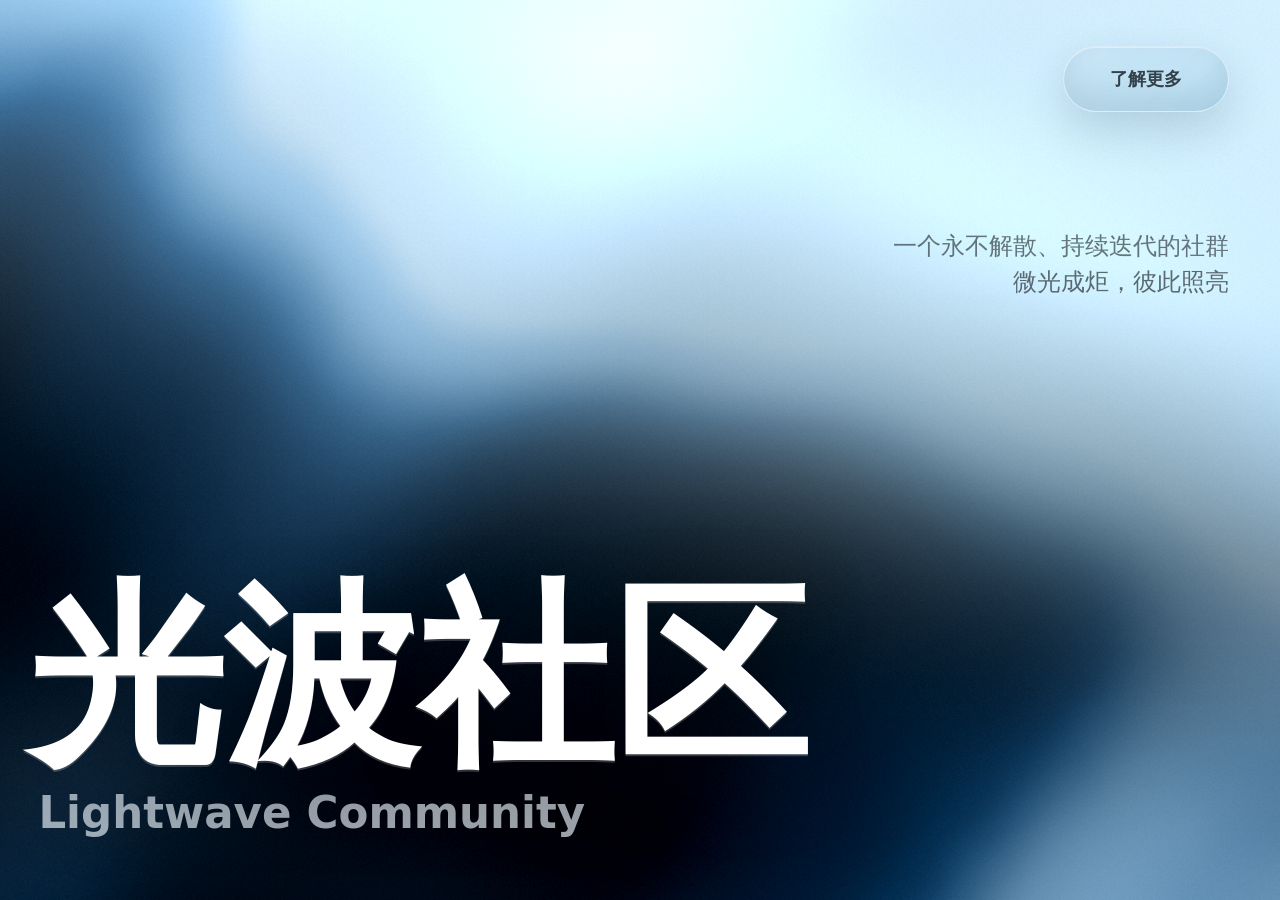
<file: index.html>
<!doctype html>
<html lang="zh-CN">
  <head>
    <meta charset="UTF-8" />
    <meta name="viewport" content="width=device-width, initial-scale=1.0" />
    <title>光波社区</title>
    <link rel="stylesheet" href="./styles.css" />
    <style>
:root {
  color-scheme: dark;
  background: #071522;
  --hero-right-edge: clamp(24px, 4vw, 72px);
}

* {
  box-sizing: border-box;
}

html,
body {
  width: 100%;
  height: 100%;
  margin: 0;
  background: #071522;
}

body {
  min-height: 100vh;
  min-height: 100dvh;
}

.home-body {
  overflow: hidden;
}

#silk-fluid {
  position: fixed;
  inset: 0;
  width: 100vw;
  height: 100vh;
  min-height: 100dvh;
  display: block;
  background: #071522;
  touch-action: none;
}

.brand-lockup {
  position: fixed;
  left: clamp(18px, 2.2vw, 44px);
  bottom: clamp(34px, 5vw, 92px);
  z-index: 1;
  width: min(94vw, 1280px);
  pointer-events: none;
  user-select: none;
  font-family:
    "Arial Black",
    "Microsoft YaHei UI",
    "PingFang SC",
    "Noto Sans CJK SC",
    system-ui,
    sans-serif;
}

.brand-name {
  position: relative;
  color: #fff;
  font-size: clamp(6.4rem, 15.2vw, 17.5rem);
  font-weight: 950;
  line-height: 0.9;
  letter-spacing: 0;
  text-shadow:
    0 2px 0 rgba(255, 255, 255, 0.2),
    0 24px 80px rgba(3, 18, 31, 0.26);
  white-space: nowrap;
}

.brand-subtitle {
  margin-top: clamp(18px, 2.2vw, 34px);
  padding-left: clamp(8px, 0.8vw, 16px);
  color: rgba(232, 242, 249, 0.68);
  font-size: clamp(1.6rem, 3.4vw, 4.15rem);
  font-weight: 900;
  line-height: 1;
  letter-spacing: 0;
  text-transform: none;
  text-shadow: 0 16px 36px rgba(3, 18, 31, 0.24);
}

.hero-copy {
  position: fixed;
  top: clamp(158px, 23vh, 270px);
  right: var(--hero-right-edge);
  z-index: 1;
  max-width: none;
  pointer-events: none;
  user-select: none;
  font-family:
    "Arial Black",
    "Microsoft YaHei UI",
    "PingFang SC",
    "Noto Sans CJK SC",
    system-ui,
    sans-serif;
  color: rgba(64, 74, 82, 0.82);
  text-align: right;
}

.hero-kicker,
.hero-line {
  margin: 0;
  letter-spacing: 0;
  text-shadow: 0 18px 50px rgba(238, 246, 250, 0.22);
  white-space: nowrap;
}

.hero-kicker {
  font-size: clamp(1.15rem, 1.85vw, 2.4rem);
  font-weight: 20;
  line-height: 2;
}

.hero-line {
  margin-top: clamp(18px, 2vw, 32px);
  font-size: clamp(1.15rem, 1.85vw, 2.4rem);
  font-weight: 20;
  line-height: 1.1;
  color: rgba(64, 74, 82, 0.76);
}

.glass-cta {
  position: fixed;
  top: clamp(24px, 3.6vw, 58px);
  right: var(--hero-right-edge);
  z-index: 2;
  min-width: 166px;
  height: 66px;
  padding: 0 38px;
  border: 1px solid rgba(255, 255, 255, 0.34);
  border-radius: 999px;
  color: rgba(31, 43, 52, 0.88);
  background:
    linear-gradient(135deg, rgba(255, 255, 255, 0.24), rgba(255, 255, 255, 0.08)),
    rgba(89, 146, 190, 0.18);
  box-shadow:
    inset 0 1px 0 rgba(255, 255, 255, 0.42),
    inset 0 -18px 28px rgba(8, 43, 72, 0.10),
    0 18px 46px rgba(5, 30, 52, 0.16);
  backdrop-filter: blur(18px) saturate(1.28);
  -webkit-backdrop-filter: blur(18px) saturate(1.28);
  font-family:
    "Arial Black",
    "Microsoft YaHei UI",
    "PingFang SC",
    "Noto Sans CJK SC",
    system-ui,
    sans-serif;
  font-size: 18px;
  font-weight: 800;
  letter-spacing: 0;
  cursor: pointer;
  transition:
    transform 220ms cubic-bezier(0.16, 1, 0.3, 1),
    border-color 220ms cubic-bezier(0.16, 1, 0.3, 1),
    background 220ms cubic-bezier(0.16, 1, 0.3, 1);
}

.glass-cta:hover {
  transform: translateY(-1px);
  border-color: rgba(255, 255, 255, 0.52);
  background:
    linear-gradient(135deg, rgba(255, 255, 255, 0.30), rgba(255, 255, 255, 0.12)),
    rgba(100, 162, 210, 0.22);
}

.glass-cta:active {
  transform: translateY(1px) scale(0.985);
}

@media (max-width: 720px) {
  .brand-lockup {
    left: 18px;
    bottom: 34px;
  }

  .brand-name {
    font-size: clamp(4.8rem, 24vw, 8.6rem);
  }

  .brand-subtitle {
    margin-top: 16px;
    padding-left: 4px;
    font-size: clamp(1.25rem, 8.5vw, 2.35rem);
  }

  .hero-copy {
    top: 96px;
    right: 18px;
    left: 18px;
    max-width: none;
    overflow: visible;
    text-align: right;
  }

  .hero-kicker,
  .hero-line {
    font-size: clamp(0.9rem, 4.4vw, 1.25rem);
  }

  .hero-line {
    margin-top: 12px;
  }

  .glass-cta {
    top: 18px;
    right: 18px;
    min-width: 132px;
    height: 54px;
    padding: 0 28px;
    font-size: 16px;
  }
}

    </style>
  </head>
  <body class="home-body">
    <canvas id="silk-fluid" aria-hidden="true"></canvas>
    <main class="brand-lockup" aria-label="光波 lightwave">
      <div class="brand-name">光波社区</div>
      <div class="brand-subtitle">Lightwave Community</div>
    </main>
    <section class="hero-copy" aria-label="光波社区介绍">
      <p class="hero-line">一个永不解散、持续迭代的社群</p>
      <p class="hero-kicker">微光成炬，彼此照亮</p>
    </section>
    <button class="glass-cta" type="button" onclick="window.location.href='./details.html'">了解更多</button>
    <script src="./fluid-silk.js"></script>
  </body>
</html>
</file>
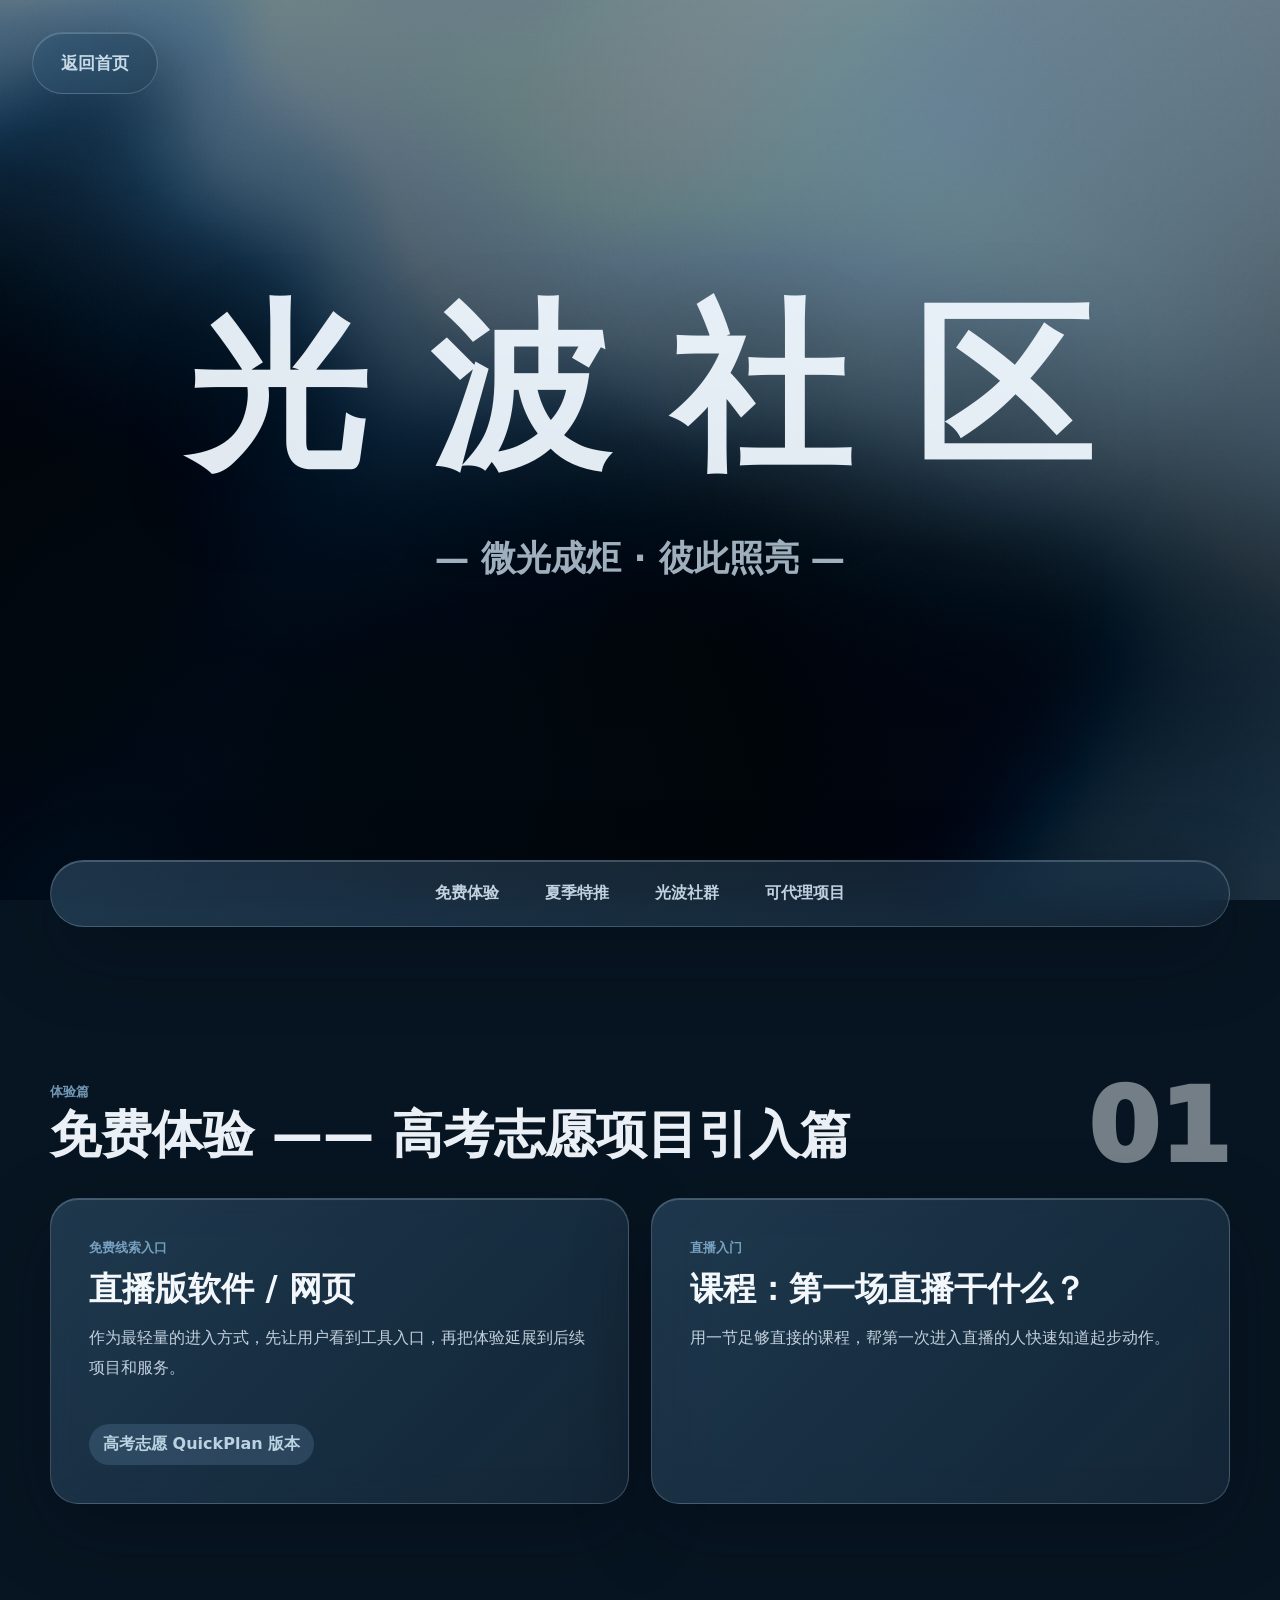
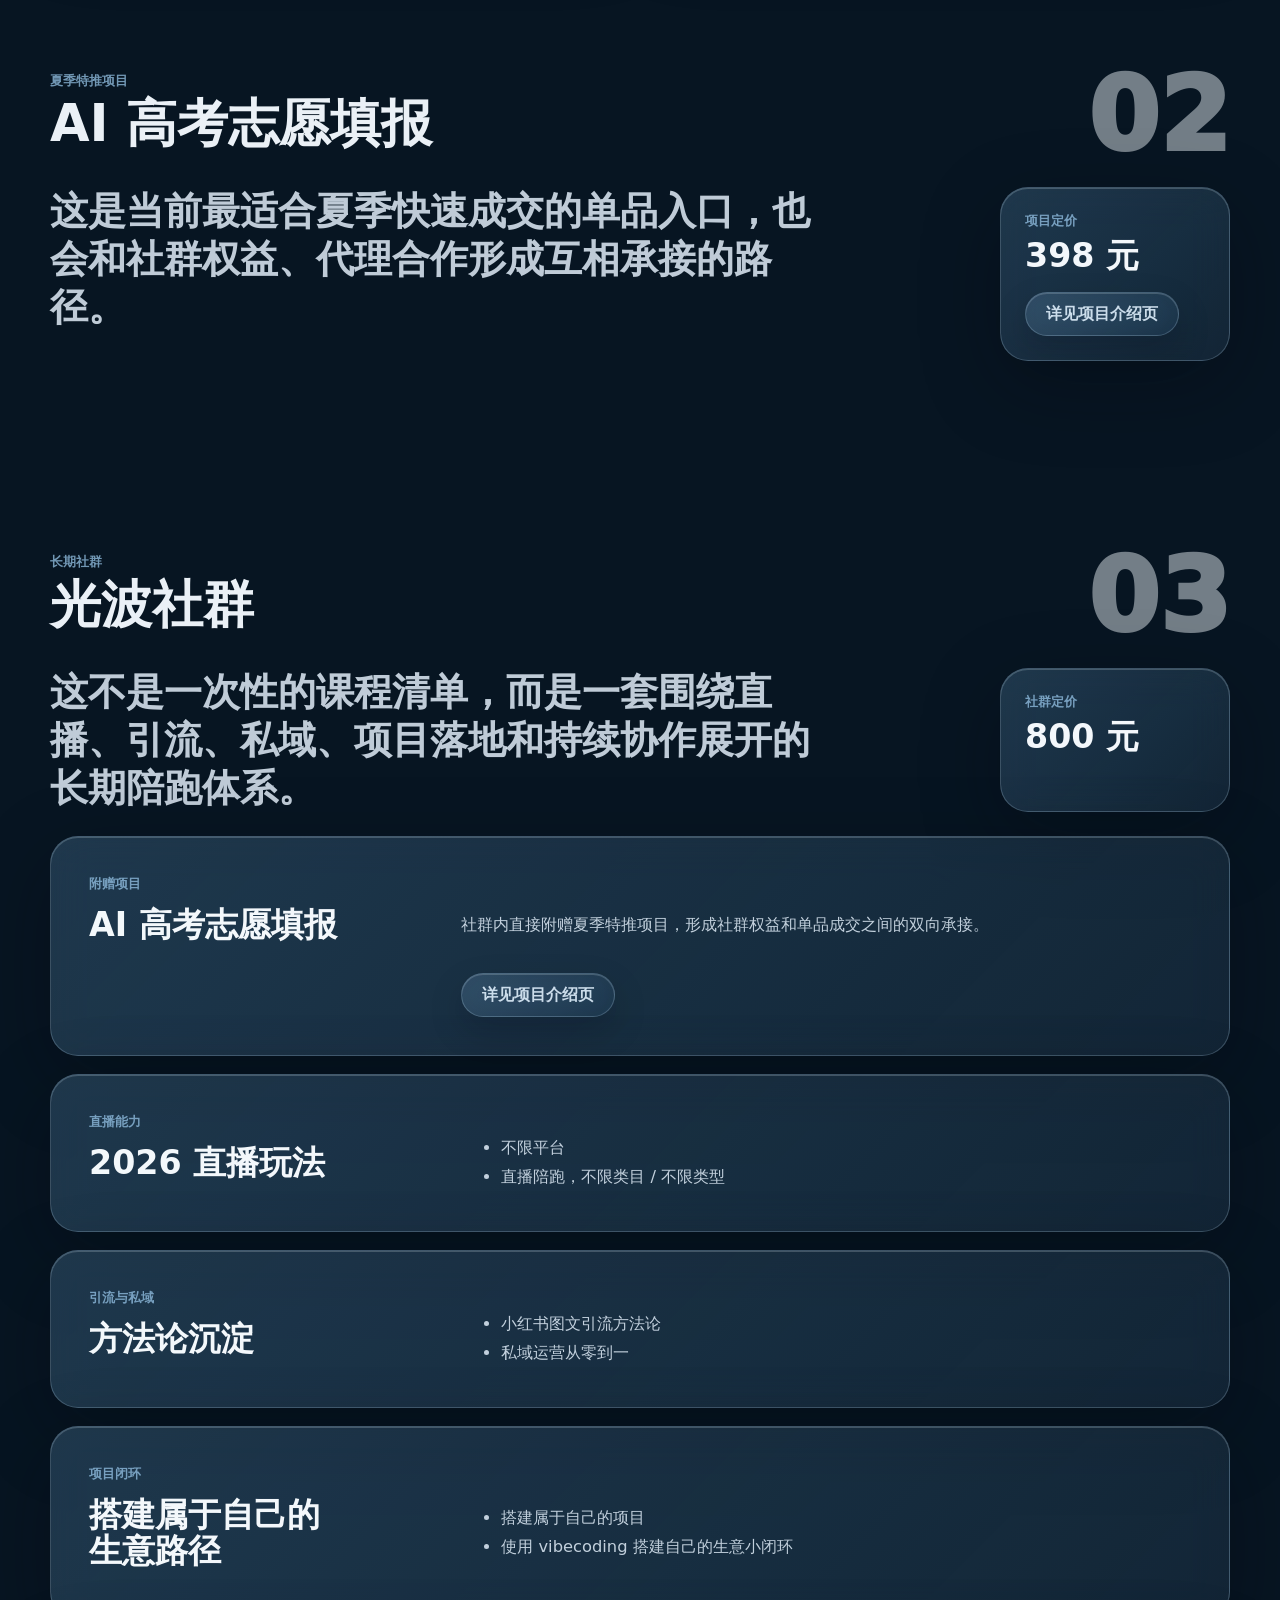
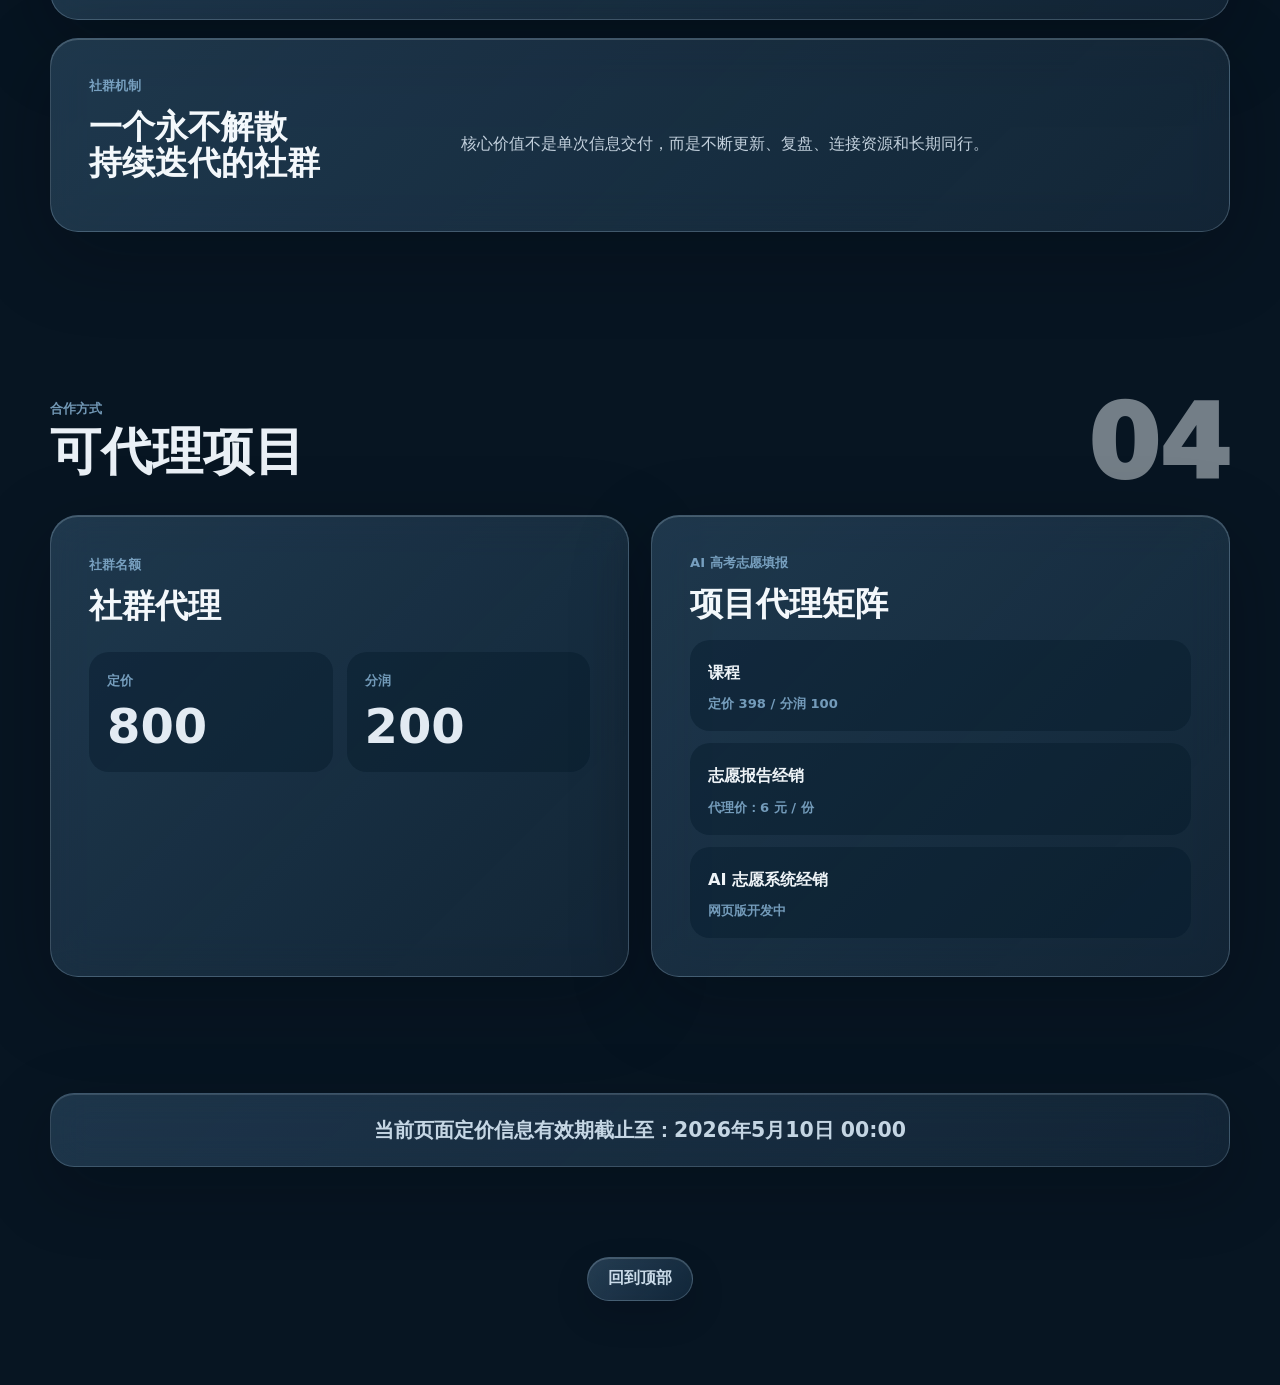
<file: details.html>
<!doctype html>
<html lang="zh-CN">
  <head>
    <meta charset="UTF-8" />
    <meta name="viewport" content="width=device-width, initial-scale=1.0" />
    <title>光波社群业务总览</title>
    <meta
      name="description"
      content="光波社群业务板块静态 H5 展示页，集中展示免费体验、夏季特推项目、社群权益与可代理项目。"
    />
    <link rel="stylesheet" href="./styles.css" />
    <link rel="stylesheet" href="./details.css" />
    <style>
:root {
  color-scheme: dark;
  background: #071522;
  --hero-right-edge: clamp(24px, 4vw, 72px);
}

* {
  box-sizing: border-box;
}

html,
body {
  width: 100%;
  height: 100%;
  margin: 0;
  background: #071522;
}

body {
  min-height: 100vh;
  min-height: 100dvh;
}

.home-body {
  overflow: hidden;
}

#silk-fluid {
  position: fixed;
  inset: 0;
  width: 100vw;
  height: 100vh;
  min-height: 100dvh;
  display: block;
  background: #071522;
  touch-action: none;
}

.brand-lockup {
  position: fixed;
  left: clamp(18px, 2.2vw, 44px);
  bottom: clamp(34px, 5vw, 92px);
  z-index: 1;
  width: min(94vw, 1280px);
  pointer-events: none;
  user-select: none;
  font-family:
    "Arial Black",
    "Microsoft YaHei UI",
    "PingFang SC",
    "Noto Sans CJK SC",
    system-ui,
    sans-serif;
}

.brand-name {
  position: relative;
  color: #fff;
  font-size: clamp(6.4rem, 15.2vw, 17.5rem);
  font-weight: 950;
  line-height: 0.9;
  letter-spacing: 0;
  text-shadow:
    0 2px 0 rgba(255, 255, 255, 0.2),
    0 24px 80px rgba(3, 18, 31, 0.26);
  white-space: nowrap;
}

.brand-subtitle {
  margin-top: clamp(18px, 2.2vw, 34px);
  padding-left: clamp(8px, 0.8vw, 16px);
  color: rgba(232, 242, 249, 0.68);
  font-size: clamp(1.6rem, 3.4vw, 4.15rem);
  font-weight: 900;
  line-height: 1;
  letter-spacing: 0;
  text-transform: none;
  text-shadow: 0 16px 36px rgba(3, 18, 31, 0.24);
}

.hero-copy {
  position: fixed;
  top: clamp(158px, 23vh, 270px);
  right: var(--hero-right-edge);
  z-index: 1;
  max-width: none;
  pointer-events: none;
  user-select: none;
  font-family:
    "Arial Black",
    "Microsoft YaHei UI",
    "PingFang SC",
    "Noto Sans CJK SC",
    system-ui,
    sans-serif;
  color: rgba(64, 74, 82, 0.82);
  text-align: right;
}

.hero-kicker,
.hero-line {
  margin: 0;
  letter-spacing: 0;
  text-shadow: 0 18px 50px rgba(238, 246, 250, 0.22);
  white-space: nowrap;
}

.hero-kicker {
  font-size: clamp(1.15rem, 1.85vw, 2.4rem);
  font-weight: 20;
  line-height: 2;
}

.hero-line {
  margin-top: clamp(18px, 2vw, 32px);
  font-size: clamp(1.15rem, 1.85vw, 2.4rem);
  font-weight: 20;
  line-height: 1.1;
  color: rgba(64, 74, 82, 0.76);
}

.glass-cta {
  position: fixed;
  top: clamp(24px, 3.6vw, 58px);
  right: var(--hero-right-edge);
  z-index: 2;
  min-width: 166px;
  height: 66px;
  padding: 0 38px;
  border: 1px solid rgba(255, 255, 255, 0.34);
  border-radius: 999px;
  color: rgba(31, 43, 52, 0.88);
  background:
    linear-gradient(135deg, rgba(255, 255, 255, 0.24), rgba(255, 255, 255, 0.08)),
    rgba(89, 146, 190, 0.18);
  box-shadow:
    inset 0 1px 0 rgba(255, 255, 255, 0.42),
    inset 0 -18px 28px rgba(8, 43, 72, 0.10),
    0 18px 46px rgba(5, 30, 52, 0.16);
  backdrop-filter: blur(18px) saturate(1.28);
  -webkit-backdrop-filter: blur(18px) saturate(1.28);
  font-family:
    "Arial Black",
    "Microsoft YaHei UI",
    "PingFang SC",
    "Noto Sans CJK SC",
    system-ui,
    sans-serif;
  font-size: 18px;
  font-weight: 800;
  letter-spacing: 0;
  cursor: pointer;
  transition:
    transform 220ms cubic-bezier(0.16, 1, 0.3, 1),
    border-color 220ms cubic-bezier(0.16, 1, 0.3, 1),
    background 220ms cubic-bezier(0.16, 1, 0.3, 1);
}

.glass-cta:hover {
  transform: translateY(-1px);
  border-color: rgba(255, 255, 255, 0.52);
  background:
    linear-gradient(135deg, rgba(255, 255, 255, 0.30), rgba(255, 255, 255, 0.12)),
    rgba(100, 162, 210, 0.22);
}

.glass-cta:active {
  transform: translateY(1px) scale(0.985);
}

@media (max-width: 720px) {
  .brand-lockup {
    left: 18px;
    bottom: 34px;
  }

  .brand-name {
    font-size: clamp(4.8rem, 24vw, 8.6rem);
  }

  .brand-subtitle {
    margin-top: 16px;
    padding-left: 4px;
    font-size: clamp(1.25rem, 8.5vw, 2.35rem);
  }

  .hero-copy {
    top: 96px;
    right: 18px;
    left: 18px;
    max-width: none;
    overflow: visible;
    text-align: right;
  }

  .hero-kicker,
  .hero-line {
    font-size: clamp(0.9rem, 4.4vw, 1.25rem);
  }

  .hero-line {
    margin-top: 12px;
  }

  .glass-cta {
    top: 18px;
    right: 18px;
    min-width: 132px;
    height: 54px;
    padding: 0 28px;
    font-size: 16px;
  }
}

.details-body {
  height: auto;
  min-height: 100vh;
  overflow-x: hidden;
  overflow-y: auto;
  color: rgba(240, 248, 255, 0.94);
  font-family:
    "Microsoft YaHei UI",
    "PingFang SC",
    "Noto Sans CJK SC",
    system-ui,
    sans-serif;
}

.details-body #silk-fluid {
  z-index: 0;
  filter: brightness(0.64) contrast(1.12) saturate(1.10);
}

.details-body::before {
  content: "";
  position: fixed;
  inset: 0;
  z-index: 1;
  pointer-events: none;
  background:
    radial-gradient(circle at 72% 16%, rgba(138, 195, 236, 0.20), transparent 34%),
    radial-gradient(circle at 18% 84%, rgba(0, 14, 28, 0.48), transparent 42%),
    linear-gradient(180deg, rgba(3, 16, 28, 0.24), rgba(1, 10, 18, 0.58));
}

.details-page {
  position: relative;
  z-index: 2;
  width: min(1180px, calc(100vw - 48px));
  margin: 0 auto;
  padding: 32px 0 72px;
}

.details-hero {
  min-height: 92vh;
  display: grid;
  align-items: center;
}

.back-link,
.details-nav,
.glass-panel,
.price-card {
  border: 1px solid rgba(201, 230, 252, 0.22);
  background:
    linear-gradient(135deg, rgba(150, 200, 238, 0.18), rgba(255, 255, 255, 0.055)),
    rgba(5, 29, 49, 0.46);
  box-shadow:
    inset 0 1px 0 rgba(235, 248, 255, 0.20),
    0 24px 80px rgba(0, 8, 16, 0.28);
  backdrop-filter: blur(20px) saturate(1.25);
  -webkit-backdrop-filter: blur(20px) saturate(1.25);
}

.back-link {
  position: fixed;
  top: 32px;
  left: 32px;
  z-index: 4;
  border-radius: 999px;
  padding: 18px 28px;
  color: rgba(229, 244, 255, 0.84);
  text-decoration: none;
  font-size: 1.08rem;
  font-weight: 800;
}

.details-hero__center h1 {
  margin: 0;
  font-size: clamp(5rem, 14vw, 14rem);
  line-height: 0.88;
  letter-spacing: 0;
  font-family:
    "Arial Black",
    "Microsoft YaHei UI",
    "PingFang SC",
    system-ui,
    sans-serif;
  text-shadow: 0 26px 90px rgba(2, 18, 32, 0.22);
  text-align: center;
}

.details-hero__center p {
  width: min(620px, 58vw);
  margin: clamp(42px, 5.4vw, 76px) auto 0;
  font-size: clamp(1.55rem, 2.7vw, 2.85rem);
  color: rgba(214, 234, 248, 0.74);
  font-weight: 800;
  text-align: center;
}

.details-nav {
  position: sticky;
  top: 24px;
  z-index: 3;
  display: flex;
  justify-content: center;
  gap: 10px;
  margin: 0 auto 72px;
  padding: 10px;
  border-radius: 999px;
}

.details-footer a,
.glass-panel a,
.price-card a {
  color: rgba(190, 226, 252, 0.88);
  text-decoration: none;
  font-weight: 900;
}

.price-card a,
.community-grid .glass-panel a,
.details-footer a {
  display: inline-flex;
  align-items: center;
  justify-content: center;
  width: fit-content;
  min-height: 44px;
  margin-top: 18px;
  padding: 0 20px;
  border: 1px solid rgba(201, 230, 252, 0.22);
  border-radius: 999px;
  color: rgba(226, 242, 255, 0.88);
  background:
    linear-gradient(135deg, rgba(196, 228, 252, 0.16), rgba(255, 255, 255, 0.045)),
    rgba(9, 39, 66, 0.44);
  box-shadow:
    inset 0 1px 0 rgba(235, 248, 255, 0.18),
    0 14px 34px rgba(0, 8, 16, 0.18);
  backdrop-filter: blur(14px) saturate(1.18);
  -webkit-backdrop-filter: blur(14px) saturate(1.18);
  transition:
    transform 200ms cubic-bezier(0.16, 1, 0.3, 1),
    border-color 200ms cubic-bezier(0.16, 1, 0.3, 1),
    background 200ms cubic-bezier(0.16, 1, 0.3, 1);
}

.price-card a:hover,
.community-grid .glass-panel a:hover,
.details-footer a:hover {
  transform: translateY(-1px);
  border-color: rgba(226, 242, 255, 0.38);
  background:
    linear-gradient(135deg, rgba(218, 240, 255, 0.20), rgba(255, 255, 255, 0.07)),
    rgba(15, 54, 88, 0.50);
}

.price-card a:active,
.community-grid .glass-panel a:active,
.details-footer a:active {
  transform: translateY(1px) scale(0.985);
}

.details-nav a {
  color: rgba(226, 242, 255, 0.84);
  text-decoration: none;
  font-weight: 900;
  padding: 12px 18px;
  border-radius: 999px;
}

.details-section {
  padding: 84px 0;
}

.section-topline {
  display: flex;
  align-items: flex-start;
  justify-content: space-between;
  gap: 32px;
  margin-bottom: 28px;
}

.section-topline p,
.section-kicker,
.tag,
.status,
.price-card span,
.metric-row span,
.deal-list span {
  margin: 0;
  color: rgba(151, 197, 232, 0.74);
  font-size: 0.82rem;
  font-weight: 900;
}

.section-topline h2 {
  margin: 8px 0 0;
  color: rgba(244, 250, 255, 0.96);
  font-size: clamp(2rem, 4vw, 4.8rem);
  line-height: 1;
  letter-spacing: 0;
}

.section-topline > span {
  color: rgba(244, 250, 255, 0.46);
  font-size: clamp(3rem, 8vw, 7rem);
  font-weight: 950;
  line-height: 0.85;
}

.two-column,
.agency-layout {
  display: grid;
  grid-template-columns: repeat(2, minmax(0, 1fr));
  gap: 22px;
}

.community-grid {
  display: flex;
  flex-direction: column;
  gap: 18px;
}

.glass-panel,
.price-card {
  border-radius: 28px;
}

.glass-panel {
  padding: clamp(24px, 3vw, 38px);
}

.glass-panel--large {
  min-height: 280px;
}

.glass-panel--wide {
  grid-column: auto;
}

.community-grid .glass-panel {
  min-height: 0;
  display: grid;
  grid-template-columns: minmax(320px, 0.44fr) minmax(0, 1fr);
  column-gap: clamp(24px, 4vw, 56px);
  align-items: center;
}

.community-grid .glass-panel .tag {
  grid-column: 1;
}

.community-grid .glass-panel h3 {
  grid-column: 1;
}

.community-grid .glass-panel p,
.community-grid .glass-panel ul,
.community-grid .glass-panel a {
  grid-column: 2;
}

.community-grid .glass-panel p,
.community-grid .glass-panel ul {
  margin: 0;
}

.community-grid .glass-panel a {
  justify-self: start;
}

.glass-panel h3,
.price-card strong {
  margin: 14px 0 12px;
  color: rgba(248, 252, 255, 0.98);
  font-size: clamp(1.45rem, 2.6vw, 2.55rem);
  line-height: 1.08;
}

.glass-panel p,
.glass-panel li,
.community-lead p {
  color: rgba(232, 244, 255, 0.82);
  font-size: 1.02rem;
  line-height: 1.8;
}

.inline-chip,
.status {
  display: inline-flex;
  margin-top: 26px;
  border-radius: 999px;
  padding: 10px 14px;
  background: rgba(147, 199, 238, 0.16);
  color: rgba(219, 241, 255, 0.82);
  font-weight: 900;
}

.price-card {
  padding: 24px;
  display: flex;
  flex-direction: column;
  align-items: flex-start;
}

.section-topline--spotlight {
  margin-bottom: 28px;
}

.spotlight-lead {
  display: grid;
  grid-template-columns: minmax(0, 1fr) 230px;
  gap: 24px;
  align-items: stretch;
  margin-bottom: 24px;
}

.spotlight-copy {
  margin: 0;
  max-width: 760px;
  color: rgba(232, 244, 255, 0.82);
  font-size: clamp(1.45rem, 3vw, 2.7rem);
  line-height: 1.25;
  font-weight: 800;
}

.price-card strong {
  display: block;
  margin: 8px 0 0;
}

.community-lead {
  display: grid;
  grid-template-columns: minmax(0, 1fr) 230px;
  gap: 24px;
  align-items: stretch;
  margin-bottom: 24px;
}

.community-lead p {
  margin: 0;
  max-width: 760px;
  font-size: clamp(1.45rem, 3vw, 2.7rem);
  line-height: 1.25;
  font-weight: 800;
}

.metric-row {
  display: grid;
  grid-template-columns: repeat(2, minmax(0, 1fr));
  gap: 14px;
  margin-top: 28px;
}

.metric-row div,
.deal-list article {
  border-radius: 20px;
  padding: 18px;
  background: rgba(4, 24, 42, 0.42);
}

.metric-row strong {
  display: block;
  margin-top: 8px;
  font-size: 3rem;
}

.panel-head {
  display: flex;
  flex-wrap: wrap;
  gap: 12px;
  align-items: center;
  justify-content: space-between;
}

.deal-list {
  display: grid;
  gap: 12px;
  margin-top: 18px;
}

.deal-list p {
  margin: 0 0 6px;
  color: rgba(248, 252, 255, 0.96);
  font-weight: 900;
}

.details-footer {
  padding: 72px 0 12px;
  text-align: center;
}

.validity-note {
  margin: 32px auto 0;
  border: 1px solid rgba(190, 222, 248, 0.20);
  border-radius: 24px;
  padding: 22px 26px;
  color: rgba(226, 242, 255, 0.86);
  background:
    linear-gradient(135deg, rgba(150, 200, 238, 0.17), rgba(255, 255, 255, 0.055)),
    rgba(5, 29, 49, 0.48);
  box-shadow:
    inset 0 1px 0 rgba(235, 248, 255, 0.14),
    0 22px 68px rgba(0, 8, 16, 0.28);
  backdrop-filter: blur(18px) saturate(1.2);
  -webkit-backdrop-filter: blur(18px) saturate(1.2);
  font-size: clamp(1rem, 1.6vw, 1.3rem);
  font-weight: 900;
  text-align: center;
}

@media (max-width: 820px) {
  .details-page {
    width: min(100vw - 28px, 1180px);
    padding-top: 20px;
  }

  .back-link {
    top: 18px;
    left: 18px;
    padding: 15px 22px;
    font-size: 1rem;
  }

  .details-hero {
    min-height: 82vh;
    padding-top: 84px;
  }

  .details-hero__center p {
    width: min(88vw, 520px);
    margin-top: 34px;
  }

  .details-nav {
    overflow-x: auto;
    justify-content: flex-start;
    margin-bottom: 36px;
  }

  .two-column,
  .agency-layout,
  .spotlight-lead,
  .community-lead,
  .community-grid {
    grid-template-columns: 1fr;
  }

  .community-grid {
    display: grid;
  }

  .community-grid .glass-panel {
    display: block;
  }

  .glass-panel--wide {
    grid-column: auto;
  }

  .details-section {
    padding: 54px 0;
  }
}

    </style>
  </head>
  <body class="details-body">
    <canvas id="silk-fluid" aria-hidden="true"></canvas>
    <main class="details-page" id="top">
      <header class="details-hero">
        <a class="back-link" href="./index.html">返回首页</a>
        <div class="details-hero__center">
          <h1>光 波 社 区</h1>
          <p>— 微光成炬  ·  彼此照亮 —</p>
        </div>
      </header>

      <nav class="details-nav" aria-label="板块导航">
        <a href="#free">免费体验</a>
        <a href="#summer-project">夏季特推</a>
        <a href="#community">光波社群</a>
        <a href="#agency">可代理项目</a>
      </nav>

      <section class="details-section" id="free">
        <div class="section-topline">
          <div>
            <p>体验篇</p>
            <h2>免费体验 —— 高考志愿项目引入篇</h2>
          </div>
          <span>01</span>
        </div>

        <div class="two-column">
          <article class="glass-panel glass-panel--large">
            <span class="tag">免费线索入口</span>
            <h3>直播版软件 / 网页</h3>
            <p>作为最轻量的进入方式，先让用户看到工具入口，再把体验延展到后续项目和服务。</p>
            <div class="inline-chip">高考志愿 QuickPlan 版本</div>
          </article>

          <article class="glass-panel">
            <span class="tag">直播入门</span>
            <h3>课程：第一场直播干什么？</h3>
            <p>用一节足够直接的课程，帮第一次进入直播的人快速知道起步动作。</p>
          </article>
        </div>
      </section>

      <section class="details-section details-section--spotlight" id="summer-project">
        <div class="section-topline section-topline--spotlight">
          <div>
            <p>夏季特推项目</p>
            <h2>AI 高考志愿填报</h2>
          </div>
          <span>02</span>
        </div>

        <div class="spotlight-lead">
          <p class="spotlight-copy">这是当前最适合夏季快速成交的单品入口，也会和社群权益、代理合作形成互相承接的路径。</p>
          <aside class="price-card">
            <span>项目定价</span>
            <strong>398 元</strong>
            <a href="./AI高考志愿项目策划书.html">详见项目介绍页</a>
          </aside>
        </div>
      </section>

      <section class="details-section details-section--community" id="community">
        <div class="section-topline">
          <div>
            <p>长期社群</p>
            <h2>光波社群</h2>
          </div>
          <span>03</span>
        </div>

        <div class="community-lead">
          <p>这不是一次性的课程清单，而是一套围绕直播、引流、私域、项目落地和持续协作展开的长期陪跑体系。</p>
          <div class="price-card price-card--compact" aria-label="光波社群定价">
            <span>社群定价</span>
            <strong>800 元</strong>
          </div>
        </div>

        <div class="community-grid">
          <article class="glass-panel glass-panel--wide">
            <span class="tag">附赠项目</span>
            <h3>AI 高考志愿填报</h3>
            <p>社群内直接附赠夏季特推项目，形成社群权益和单品成交之间的双向承接。</p>
            <a href="./AI高考志愿项目策划书.html">详见项目介绍页</a>
          </article>

          <article class="glass-panel">
            <span class="tag">直播能力</span>
            <h3>2026 直播玩法</h3>
            <ul>
              <li>不限平台</li>
              <li>直播陪跑，不限类目 / 不限类型</li>
            </ul>
          </article>

          <article class="glass-panel">
            <span class="tag">引流与私域</span>
            <h3>方法论沉淀</h3>
            <ul>
              <li>小红书图文引流方法论</li>
              <li>私域运营从零到一</li>
            </ul>
          </article>

          <article class="glass-panel">
            <span class="tag">项目闭环</span>
            <h3>搭建属于自己的<br />生意路径</h3>
            <ul>
              <li>搭建属于自己的项目</li>
              <li>使用 vibecoding 搭建自己的生意小闭环</li>
            </ul>
          </article>

          <article class="glass-panel glass-panel--wide">
            <span class="tag">社群机制</span>
            <h3>一个永不解散<br />持续迭代的社群</h3>
            <p>核心价值不是单次信息交付，而是不断更新、复盘、连接资源和长期同行。</p>
          </article>
        </div>
      </section>

      <section class="details-section" id="agency">
        <div class="section-topline">
          <div>
            <p>合作方式</p>
            <h2>可代理项目</h2>
          </div>
          <span>04</span>
        </div>

        <div class="agency-layout">
          <article class="glass-panel">
            <span class="tag">社群名额</span>
            <h3>社群代理</h3>
            <div class="metric-row">
              <div>
                <span>定价</span>
                <strong>800</strong>
              </div>
              <div>
                <span>分润</span>
                <strong>200</strong>
              </div>
            </div>
          </article>

          <article class="glass-panel glass-panel--large">
            <div class="panel-head">
              <span class="tag">AI 高考志愿填报</span>
            </div>
            <h3>项目代理矩阵</h3>
            <div class="deal-list">
              <article>
                <p>课程</p>
                <span>定价 398 / 分润 100</span>
              </article>
              <article>
                <p>志愿报告经销</p>
                <span>代理价：6 元 / 份</span>
              </article>
              <article>
                <p>AI 志愿系统经销</p>
                <span>网页版开发中</span>
              </article>
            </div>
          </article>
        </div>
      </section>

      <aside class="validity-note" aria-label="定价有效期">
        当前页面定价信息有效期截止至：2026年5月10日 00:00
      </aside>

      <footer class="details-footer">
        <a href="#top">回到顶部</a>
      </footer>
    </main>
    <script src="./fluid-silk.js"></script>
  </body>
</html>
</file>
<file: styles.css>
:root {
  color-scheme: dark;
  background: #071522;
  --hero-right-edge: clamp(24px, 4vw, 72px);
}

* {
  box-sizing: border-box;
}

html,
body {
  width: 100%;
  height: 100%;
  margin: 0;
  background: #071522;
}

body {
  min-height: 100vh;
  min-height: 100dvh;
}

.home-body {
  overflow: hidden;
}

#silk-fluid {
  position: fixed;
  inset: 0;
  width: 100vw;
  height: 100vh;
  min-height: 100dvh;
  display: block;
  background: #071522;
  touch-action: none;
}

.brand-lockup {
  position: fixed;
  left: clamp(18px, 2.2vw, 44px);
  bottom: clamp(34px, 5vw, 92px);
  z-index: 1;
  width: min(94vw, 1280px);
  pointer-events: none;
  user-select: none;
  font-family:
    "Arial Black",
    "Microsoft YaHei UI",
    "PingFang SC",
    "Noto Sans CJK SC",
    system-ui,
    sans-serif;
}

.brand-name {
  position: relative;
  color: #fff;
  font-size: clamp(6.4rem, 15.2vw, 17.5rem);
  font-weight: 950;
  line-height: 0.9;
  letter-spacing: 0;
  text-shadow:
    0 2px 0 rgba(255, 255, 255, 0.2),
    0 24px 80px rgba(3, 18, 31, 0.26);
  white-space: nowrap;
}

.brand-subtitle {
  margin-top: clamp(18px, 2.2vw, 34px);
  padding-left: clamp(8px, 0.8vw, 16px);
  color: rgba(232, 242, 249, 0.68);
  font-size: clamp(1.6rem, 3.4vw, 4.15rem);
  font-weight: 900;
  line-height: 1;
  letter-spacing: 0;
  text-transform: none;
  text-shadow: 0 16px 36px rgba(3, 18, 31, 0.24);
}

.hero-copy {
  position: fixed;
  top: clamp(158px, 23vh, 270px);
  right: var(--hero-right-edge);
  z-index: 1;
  max-width: none;
  pointer-events: none;
  user-select: none;
  font-family:
    "Arial Black",
    "Microsoft YaHei UI",
    "PingFang SC",
    "Noto Sans CJK SC",
    system-ui,
    sans-serif;
  color: rgba(64, 74, 82, 0.82);
  text-align: right;
}

.hero-kicker,
.hero-line {
  margin: 0;
  letter-spacing: 0;
  text-shadow: 0 18px 50px rgba(238, 246, 250, 0.22);
  white-space: nowrap;
}

.hero-kicker {
  font-size: clamp(1.15rem, 1.85vw, 2.4rem);
  font-weight: 20;
  line-height: 2;
}

.hero-line {
  margin-top: clamp(18px, 2vw, 32px);
  font-size: clamp(1.15rem, 1.85vw, 2.4rem);
  font-weight: 20;
  line-height: 1.1;
  color: rgba(64, 74, 82, 0.76);
}

.glass-cta {
  position: fixed;
  top: clamp(24px, 3.6vw, 58px);
  right: var(--hero-right-edge);
  z-index: 2;
  min-width: 166px;
  height: 66px;
  padding: 0 38px;
  border: 1px solid rgba(255, 255, 255, 0.34);
  border-radius: 999px;
  color: rgba(31, 43, 52, 0.88);
  background:
    linear-gradient(135deg, rgba(255, 255, 255, 0.24), rgba(255, 255, 255, 0.08)),
    rgba(89, 146, 190, 0.18);
  box-shadow:
    inset 0 1px 0 rgba(255, 255, 255, 0.42),
    inset 0 -18px 28px rgba(8, 43, 72, 0.10),
    0 18px 46px rgba(5, 30, 52, 0.16);
  backdrop-filter: blur(18px) saturate(1.28);
  -webkit-backdrop-filter: blur(18px) saturate(1.28);
  font-family:
    "Arial Black",
    "Microsoft YaHei UI",
    "PingFang SC",
    "Noto Sans CJK SC",
    system-ui,
    sans-serif;
  font-size: 18px;
  font-weight: 800;
  letter-spacing: 0;
  cursor: pointer;
  transition:
    transform 220ms cubic-bezier(0.16, 1, 0.3, 1),
    border-color 220ms cubic-bezier(0.16, 1, 0.3, 1),
    background 220ms cubic-bezier(0.16, 1, 0.3, 1);
}

.glass-cta:hover {
  transform: translateY(-1px);
  border-color: rgba(255, 255, 255, 0.52);
  background:
    linear-gradient(135deg, rgba(255, 255, 255, 0.30), rgba(255, 255, 255, 0.12)),
    rgba(100, 162, 210, 0.22);
}

.glass-cta:active {
  transform: translateY(1px) scale(0.985);
}

@media (max-width: 720px) {
  .brand-lockup {
    left: 18px;
    bottom: 34px;
  }

  .brand-name {
    font-size: clamp(4.8rem, 24vw, 8.6rem);
  }

  .brand-subtitle {
    margin-top: 16px;
    padding-left: 4px;
    font-size: clamp(1.25rem, 8.5vw, 2.35rem);
  }

  .hero-copy {
    top: 96px;
    right: 18px;
    left: 18px;
    max-width: none;
    overflow: visible;
    text-align: right;
  }

  .hero-kicker,
  .hero-line {
    font-size: clamp(0.9rem, 4.4vw, 1.25rem);
  }

  .hero-line {
    margin-top: 12px;
  }

  .glass-cta {
    top: 18px;
    right: 18px;
    min-width: 132px;
    height: 54px;
    padding: 0 28px;
    font-size: 16px;
  }
}
</file>
<file: details.css>
.details-body {
  height: auto;
  min-height: 100vh;
  overflow-x: hidden;
  overflow-y: auto;
  color: rgba(240, 248, 255, 0.94);
  font-family:
    "Microsoft YaHei UI",
    "PingFang SC",
    "Noto Sans CJK SC",
    system-ui,
    sans-serif;
}

.details-body #silk-fluid {
  z-index: 0;
  filter: brightness(0.64) contrast(1.12) saturate(1.10);
}

.details-body::before {
  content: "";
  position: fixed;
  inset: 0;
  z-index: 1;
  pointer-events: none;
  background:
    radial-gradient(circle at 72% 16%, rgba(138, 195, 236, 0.20), transparent 34%),
    radial-gradient(circle at 18% 84%, rgba(0, 14, 28, 0.48), transparent 42%),
    linear-gradient(180deg, rgba(3, 16, 28, 0.24), rgba(1, 10, 18, 0.58));
}

.details-page {
  position: relative;
  z-index: 2;
  width: min(1180px, calc(100vw - 48px));
  margin: 0 auto;
  padding: 32px 0 72px;
}

.details-hero {
  min-height: 92vh;
  display: grid;
  align-items: center;
}

.back-link,
.details-nav,
.glass-panel,
.price-card {
  border: 1px solid rgba(201, 230, 252, 0.22);
  background:
    linear-gradient(135deg, rgba(150, 200, 238, 0.18), rgba(255, 255, 255, 0.055)),
    rgba(5, 29, 49, 0.46);
  box-shadow:
    inset 0 1px 0 rgba(235, 248, 255, 0.20),
    0 24px 80px rgba(0, 8, 16, 0.28);
  backdrop-filter: blur(20px) saturate(1.25);
  -webkit-backdrop-filter: blur(20px) saturate(1.25);
}

.back-link {
  position: fixed;
  top: 32px;
  left: 32px;
  z-index: 4;
  border-radius: 999px;
  padding: 18px 28px;
  color: rgba(229, 244, 255, 0.84);
  text-decoration: none;
  font-size: 1.08rem;
  font-weight: 800;
}

.details-hero__center h1 {
  margin: 0;
  font-size: clamp(5rem, 14vw, 14rem);
  line-height: 0.88;
  letter-spacing: 0;
  font-family:
    "Arial Black",
    "Microsoft YaHei UI",
    "PingFang SC",
    system-ui,
    sans-serif;
  text-shadow: 0 26px 90px rgba(2, 18, 32, 0.22);
  text-align: center;
}

.details-hero__center p {
  width: min(620px, 58vw);
  margin: clamp(42px, 5.4vw, 76px) auto 0;
  font-size: clamp(1.55rem, 2.7vw, 2.85rem);
  color: rgba(214, 234, 248, 0.74);
  font-weight: 800;
  text-align: center;
}

.details-nav {
  position: sticky;
  top: 24px;
  z-index: 3;
  display: flex;
  justify-content: center;
  gap: 10px;
  margin: 0 auto 72px;
  padding: 10px;
  border-radius: 999px;
}

.details-footer a,
.glass-panel a,
.price-card a {
  color: rgba(190, 226, 252, 0.88);
  text-decoration: none;
  font-weight: 900;
}

.price-card a,
.community-grid .glass-panel a,
.details-footer a {
  display: inline-flex;
  align-items: center;
  justify-content: center;
  width: fit-content;
  min-height: 44px;
  margin-top: 18px;
  padding: 0 20px;
  border: 1px solid rgba(201, 230, 252, 0.22);
  border-radius: 999px;
  color: rgba(226, 242, 255, 0.88);
  background:
    linear-gradient(135deg, rgba(196, 228, 252, 0.16), rgba(255, 255, 255, 0.045)),
    rgba(9, 39, 66, 0.44);
  box-shadow:
    inset 0 1px 0 rgba(235, 248, 255, 0.18),
    0 14px 34px rgba(0, 8, 16, 0.18);
  backdrop-filter: blur(14px) saturate(1.18);
  -webkit-backdrop-filter: blur(14px) saturate(1.18);
  transition:
    transform 200ms cubic-bezier(0.16, 1, 0.3, 1),
    border-color 200ms cubic-bezier(0.16, 1, 0.3, 1),
    background 200ms cubic-bezier(0.16, 1, 0.3, 1);
}

.price-card a:hover,
.community-grid .glass-panel a:hover,
.details-footer a:hover {
  transform: translateY(-1px);
  border-color: rgba(226, 242, 255, 0.38);
  background:
    linear-gradient(135deg, rgba(218, 240, 255, 0.20), rgba(255, 255, 255, 0.07)),
    rgba(15, 54, 88, 0.50);
}

.price-card a:active,
.community-grid .glass-panel a:active,
.details-footer a:active {
  transform: translateY(1px) scale(0.985);
}

.details-nav a {
  color: rgba(226, 242, 255, 0.84);
  text-decoration: none;
  font-weight: 900;
  padding: 12px 18px;
  border-radius: 999px;
}

.details-section {
  padding: 84px 0;
}

.section-topline {
  display: flex;
  align-items: flex-start;
  justify-content: space-between;
  gap: 32px;
  margin-bottom: 28px;
}

.section-topline p,
.section-kicker,
.tag,
.status,
.price-card span,
.metric-row span,
.deal-list span {
  margin: 0;
  color: rgba(151, 197, 232, 0.74);
  font-size: 0.82rem;
  font-weight: 900;
}

.section-topline h2 {
  margin: 8px 0 0;
  color: rgba(244, 250, 255, 0.96);
  font-size: clamp(2rem, 4vw, 4.8rem);
  line-height: 1;
  letter-spacing: 0;
}

.section-topline > span {
  color: rgba(244, 250, 255, 0.46);
  font-size: clamp(3rem, 8vw, 7rem);
  font-weight: 950;
  line-height: 0.85;
}

.two-column,
.agency-layout {
  display: grid;
  grid-template-columns: repeat(2, minmax(0, 1fr));
  gap: 22px;
}

.community-grid {
  display: flex;
  flex-direction: column;
  gap: 18px;
}

.glass-panel,
.price-card {
  border-radius: 28px;
}

.glass-panel {
  padding: clamp(24px, 3vw, 38px);
}

.glass-panel--large {
  min-height: 280px;
}

.glass-panel--wide {
  grid-column: auto;
}

.community-grid .glass-panel {
  min-height: 0;
  display: grid;
  grid-template-columns: minmax(320px, 0.44fr) minmax(0, 1fr);
  column-gap: clamp(24px, 4vw, 56px);
  align-items: center;
}

.community-grid .glass-panel .tag {
  grid-column: 1;
}

.community-grid .glass-panel h3 {
  grid-column: 1;
}

.community-grid .glass-panel p,
.community-grid .glass-panel ul,
.community-grid .glass-panel a {
  grid-column: 2;
}

.community-grid .glass-panel p,
.community-grid .glass-panel ul {
  margin: 0;
}

.community-grid .glass-panel a {
  justify-self: start;
}

.glass-panel h3,
.price-card strong {
  margin: 14px 0 12px;
  color: rgba(248, 252, 255, 0.98);
  font-size: clamp(1.45rem, 2.6vw, 2.55rem);
  line-height: 1.08;
}

.glass-panel p,
.glass-panel li,
.community-lead p {
  color: rgba(232, 244, 255, 0.82);
  font-size: 1.02rem;
  line-height: 1.8;
}

.inline-chip,
.status {
  display: inline-flex;
  margin-top: 26px;
  border-radius: 999px;
  padding: 10px 14px;
  background: rgba(147, 199, 238, 0.16);
  color: rgba(219, 241, 255, 0.82);
  font-weight: 900;
}

.price-card {
  padding: 24px;
  display: flex;
  flex-direction: column;
  align-items: flex-start;
}

.section-topline--spotlight {
  margin-bottom: 28px;
}

.spotlight-lead {
  display: grid;
  grid-template-columns: minmax(0, 1fr) 230px;
  gap: 24px;
  align-items: stretch;
  margin-bottom: 24px;
}

.spotlight-copy {
  margin: 0;
  max-width: 760px;
  color: rgba(232, 244, 255, 0.82);
  font-size: clamp(1.45rem, 3vw, 2.7rem);
  line-height: 1.25;
  font-weight: 800;
}

.price-card strong {
  display: block;
  margin: 8px 0 0;
}

.community-lead {
  display: grid;
  grid-template-columns: minmax(0, 1fr) 230px;
  gap: 24px;
  align-items: stretch;
  margin-bottom: 24px;
}

.community-lead p {
  margin: 0;
  max-width: 760px;
  font-size: clamp(1.45rem, 3vw, 2.7rem);
  line-height: 1.25;
  font-weight: 800;
}

.metric-row {
  display: grid;
  grid-template-columns: repeat(2, minmax(0, 1fr));
  gap: 14px;
  margin-top: 28px;
}

.metric-row div,
.deal-list article {
  border-radius: 20px;
  padding: 18px;
  background: rgba(4, 24, 42, 0.42);
}

.metric-row strong {
  display: block;
  margin-top: 8px;
  font-size: 3rem;
}

.panel-head {
  display: flex;
  flex-wrap: wrap;
  gap: 12px;
  align-items: center;
  justify-content: space-between;
}

.deal-list {
  display: grid;
  gap: 12px;
  margin-top: 18px;
}

.deal-list p {
  margin: 0 0 6px;
  color: rgba(248, 252, 255, 0.96);
  font-weight: 900;
}

.details-footer {
  padding: 72px 0 12px;
  text-align: center;
}

.validity-note {
  margin: 32px auto 0;
  border: 1px solid rgba(190, 222, 248, 0.20);
  border-radius: 24px;
  padding: 22px 26px;
  color: rgba(226, 242, 255, 0.86);
  background:
    linear-gradient(135deg, rgba(150, 200, 238, 0.17), rgba(255, 255, 255, 0.055)),
    rgba(5, 29, 49, 0.48);
  box-shadow:
    inset 0 1px 0 rgba(235, 248, 255, 0.14),
    0 22px 68px rgba(0, 8, 16, 0.28);
  backdrop-filter: blur(18px) saturate(1.2);
  -webkit-backdrop-filter: blur(18px) saturate(1.2);
  font-size: clamp(1rem, 1.6vw, 1.3rem);
  font-weight: 900;
  text-align: center;
}

@media (max-width: 820px) {
  .details-page {
    width: min(100vw - 28px, 1180px);
    padding-top: 20px;
  }

  .back-link {
    top: 18px;
    left: 18px;
    padding: 15px 22px;
    font-size: 1rem;
  }

  .details-hero {
    min-height: 82vh;
    padding-top: 84px;
  }

  .details-hero__center p {
    width: min(88vw, 520px);
    margin-top: 34px;
  }

  .details-nav {
    overflow-x: auto;
    justify-content: flex-start;
    margin-bottom: 36px;
  }

  .two-column,
  .agency-layout,
  .spotlight-lead,
  .community-lead,
  .community-grid {
    grid-template-columns: 1fr;
  }

  .community-grid {
    display: grid;
  }

  .community-grid .glass-panel {
    display: block;
  }

  .glass-panel--wide {
    grid-column: auto;
  }

  .details-section {
    padding: 54px 0;
  }
}
</file>
